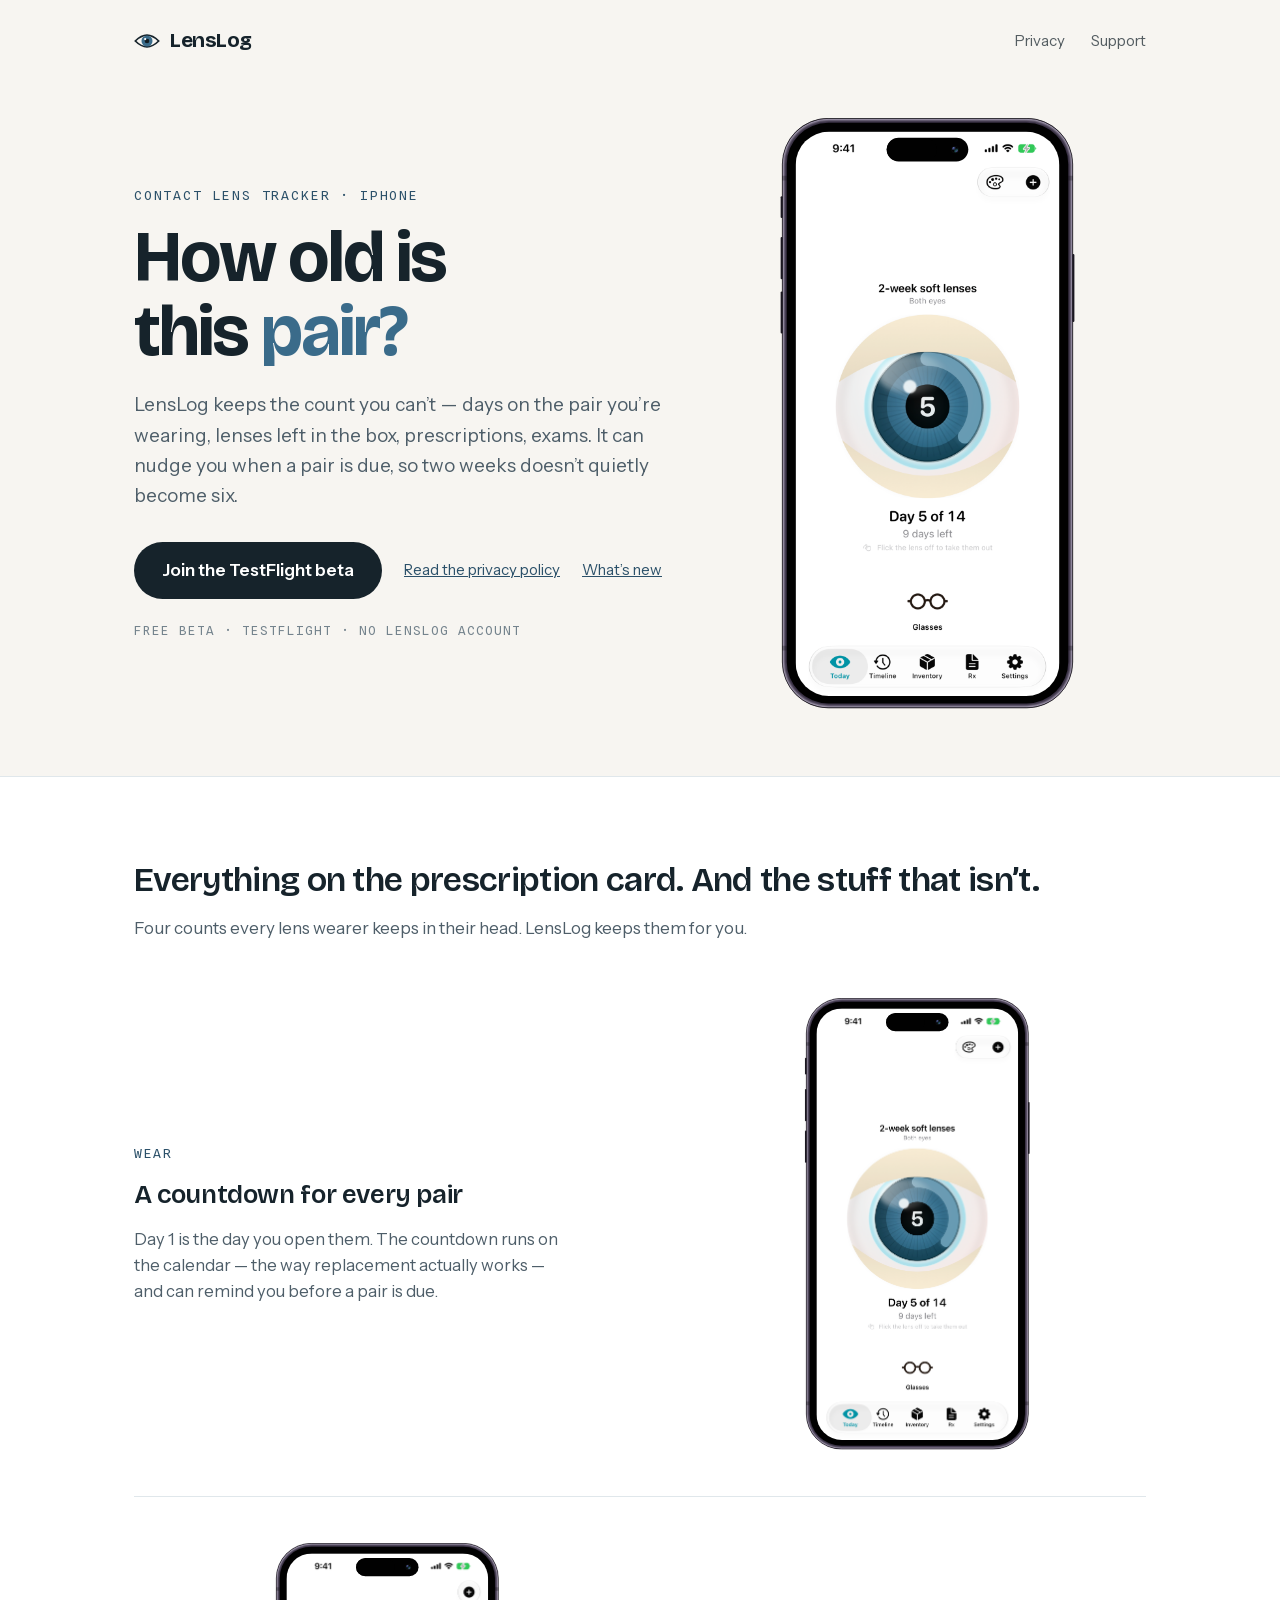
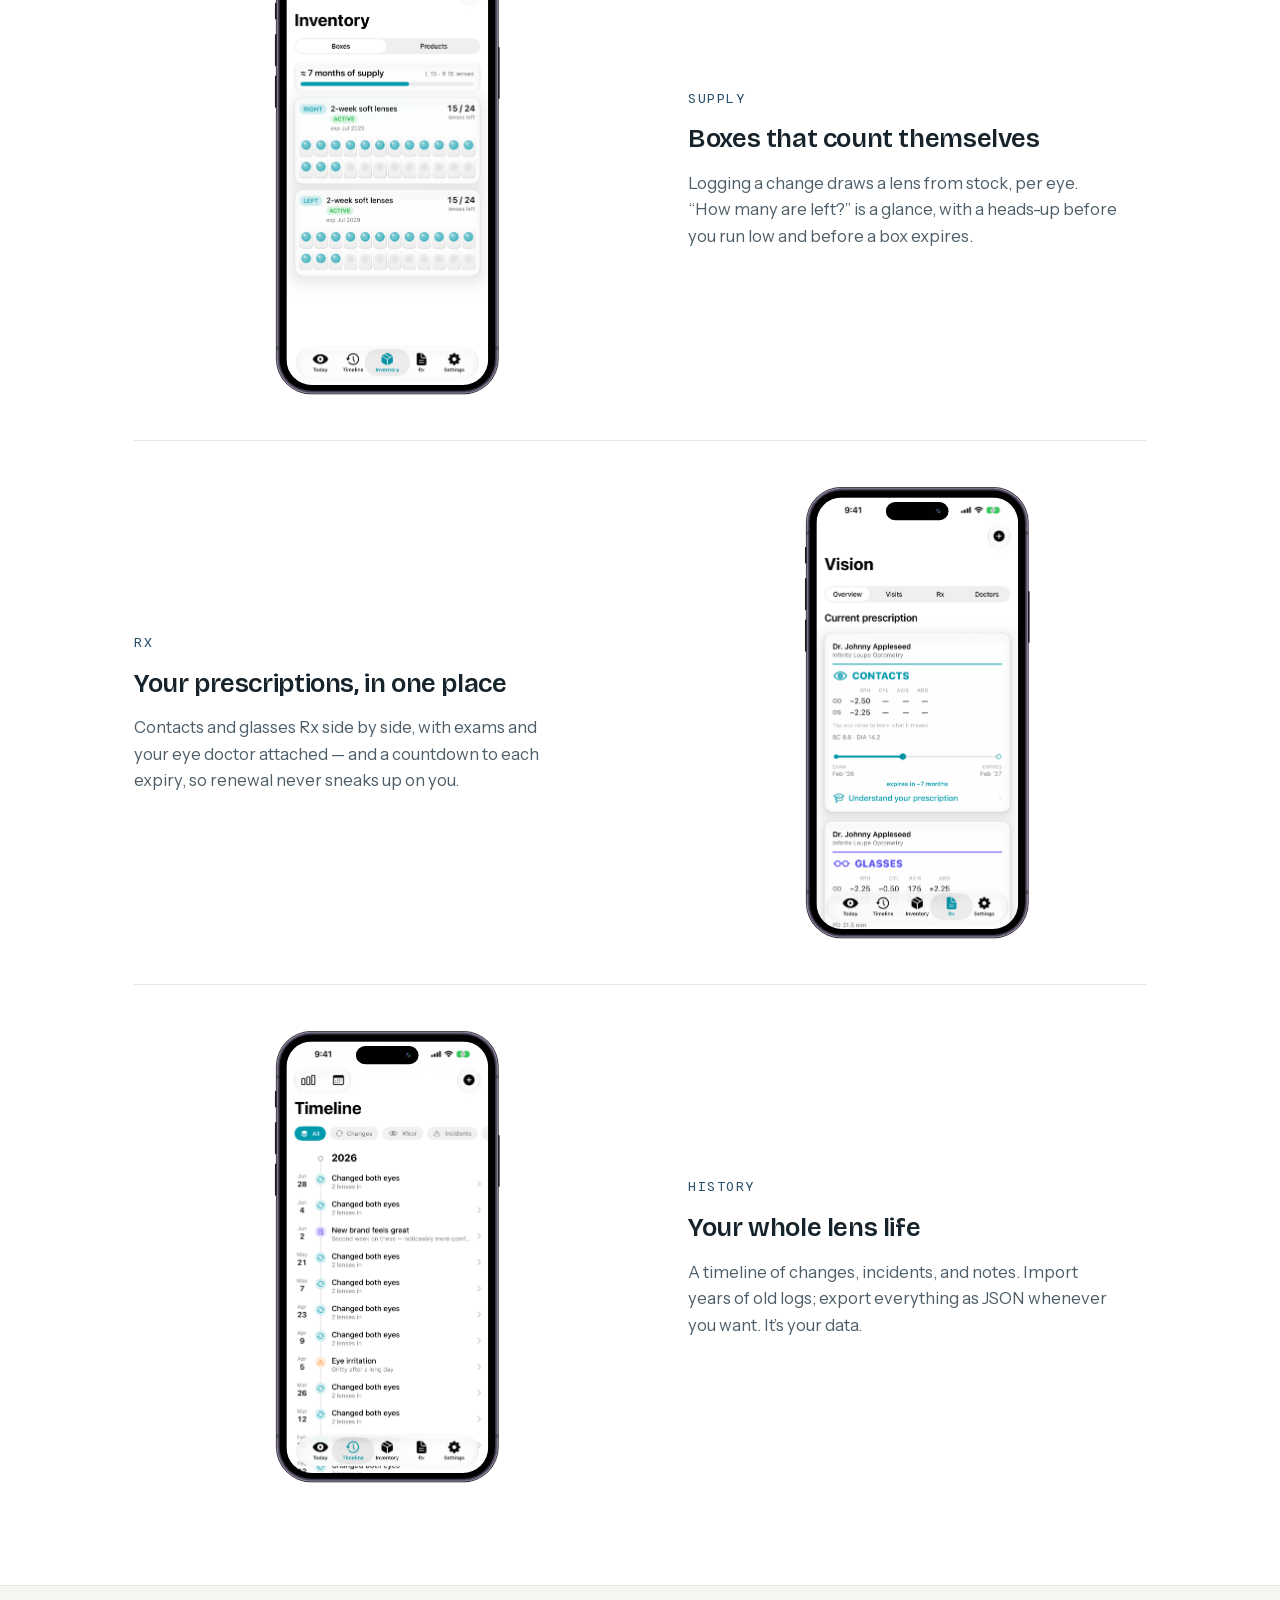
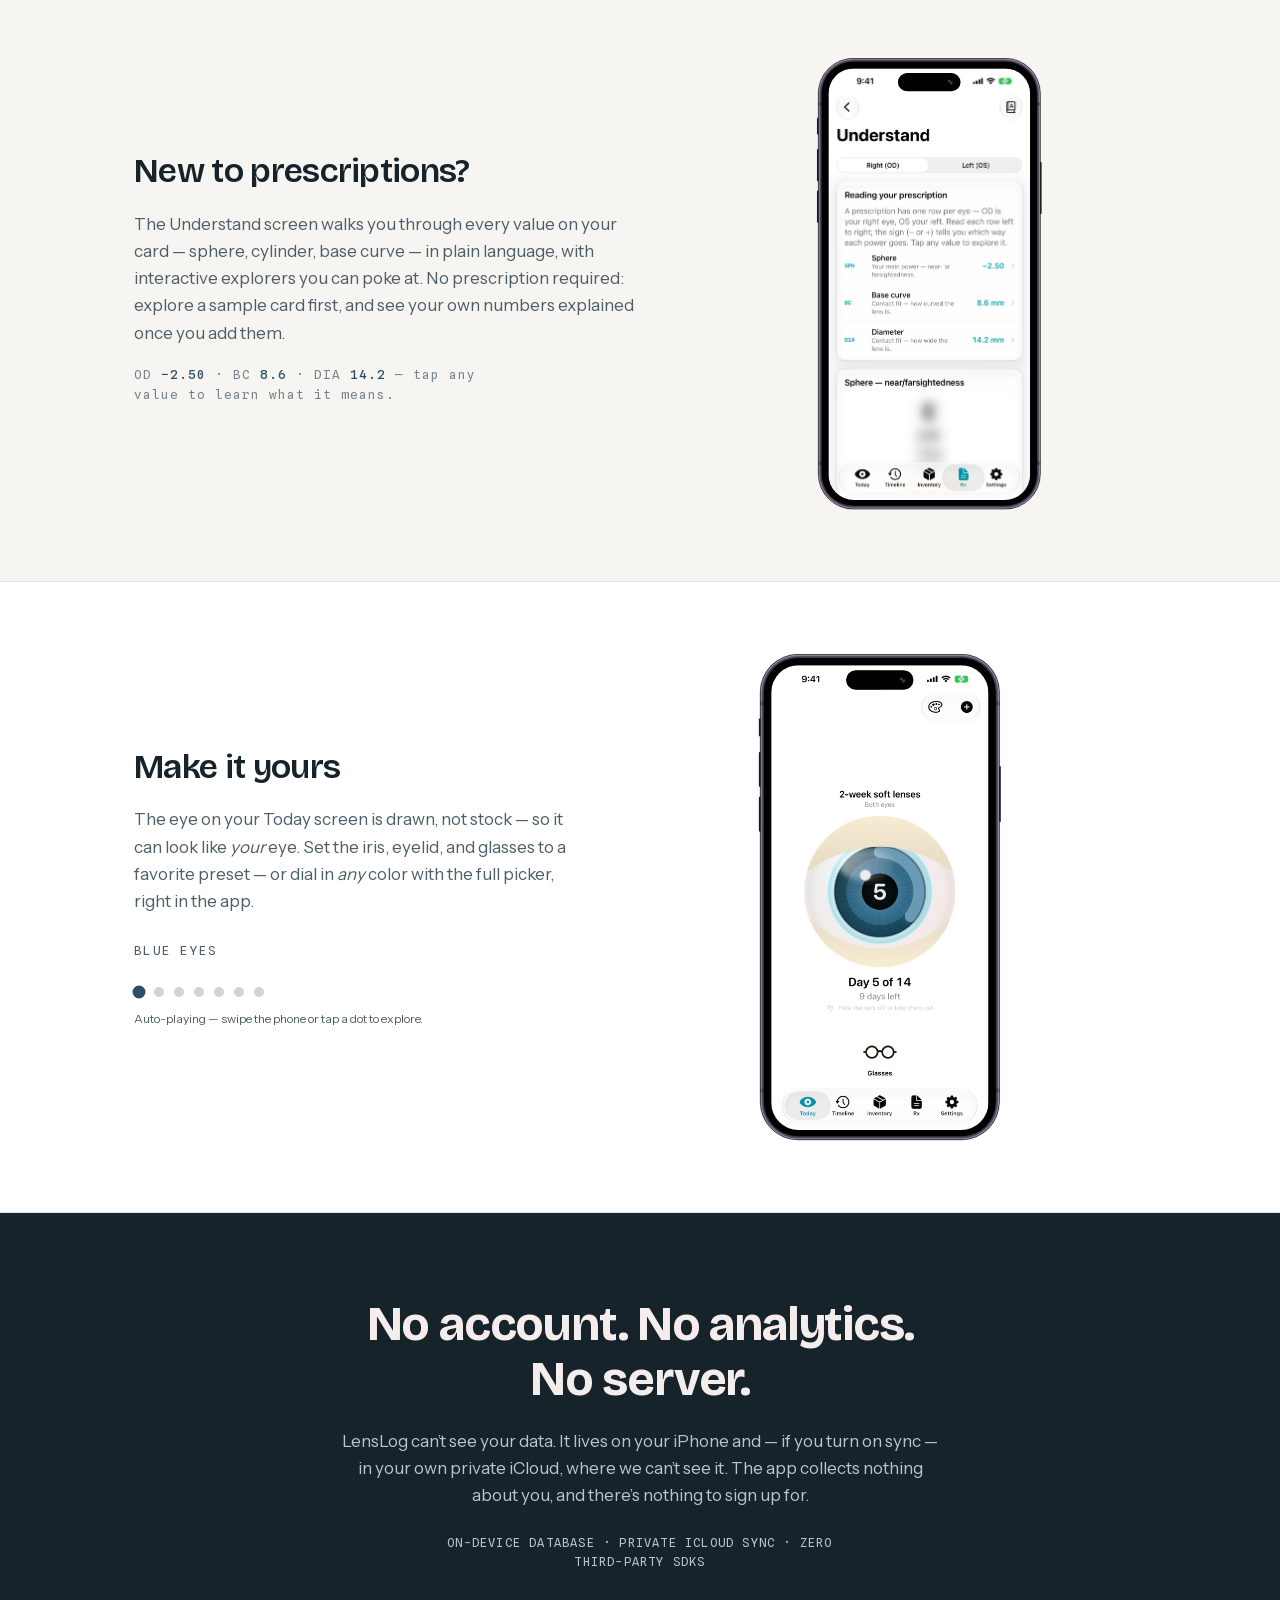
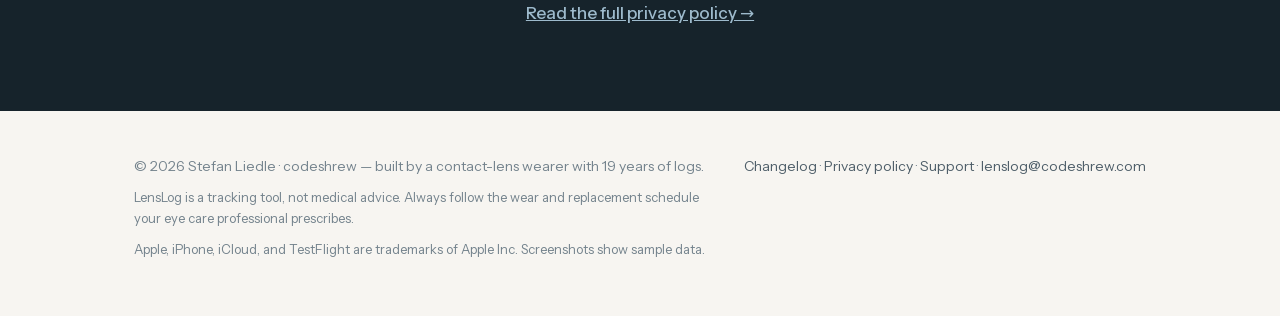
<file: index.html>
<!DOCTYPE html>
<html lang="en">
<head>
<meta charset="utf-8">
<meta name="viewport" content="width=device-width, initial-scale=1">
<title>LensLog — the contact lens tracker that keeps count</title>
<meta name="description" content="LensLog keeps count of your contact lenses — days on this pair, lenses left in the box, prescriptions and exams. Private by design: no account, no analytics, no server.">
<link rel="canonical" href="https://lenslog.codeshrew.com/">
<meta property="og:type" content="website">
<meta property="og:title" content="LensLog — how old is this pair?">
<meta property="og:description" content="The contact lens tracker that keeps count — privately, on your iPhone. No account, no analytics, no server.">
<meta property="og:url" content="https://lenslog.codeshrew.com/">
<meta property="og:image" content="https://lenslog.codeshrew.com/img/dark-today.png">
<meta name="twitter:card" content="summary_large_image">
<meta name="theme-color" media="(prefers-color-scheme: light)" content="#F7F5F1">
<meta name="theme-color" media="(prefers-color-scheme: dark)" content="#0D161D">
<link rel="icon" href="/favicon-32.png" sizes="32x32" type="image/png">
<link rel="icon" href="/favicon-192.png" sizes="192x192" type="image/png">
<link rel="apple-touch-icon" href="/apple-touch-icon.png">
<link rel="preload" href="/fonts/gf-02.woff2" as="font" type="font/woff2" crossorigin>
<link rel="preload" href="/fonts/gf-04.woff2" as="font" type="font/woff2" crossorigin>
<link rel="preload" href="/fonts/gf-06.woff2" as="font" type="font/woff2" crossorigin>
<link rel="preload" href="/img/light-today.png" as="image" media="(prefers-color-scheme: light)">
<link rel="preload" href="/img/dark-today.png" as="image" media="(prefers-color-scheme: dark)">
<link rel="stylesheet" href="/fonts/fonts.css">
<link rel="stylesheet" href="/site.css">
<link rel="stylesheet" href="/vendor/devices.min.css">
<script>document.documentElement.classList.add("js")</script>
<script type="application/ld+json">
{
  "@context": "https://schema.org",
  "@type": "SoftwareApplication",
  "name": "LensLog",
  "operatingSystem": "iOS",
  "applicationCategory": "HealthApplication",
  "description": "A private contact lens tracker: replacement countdowns, lens inventory, prescriptions and exams — all on your device.",
  "offers": { "@type": "Offer", "price": "0", "priceCurrency": "USD" },
  "author": { "@type": "Person", "name": "Stefan Liedle" },
  "url": "https://lenslog.codeshrew.com/"
}
</script>
</head>
<body>
<a class="skip" href="#main">Skip to content</a>

<nav class="site" aria-label="Site">
  <div class="wrap">
    <a class="wordmark" href="/">
      <svg viewBox="0 0 40 40" aria-hidden="true">
        <path class="outline" d="M2 20 Q 20 2 38 20 Q 20 38 2 20 Z" fill="none" stroke-width="2.6"/>
        <circle cx="20" cy="20" r="8.5" fill="#3A6B8A"/>
        <circle cx="20" cy="20" r="3.6" fill="#101B22"/>
        <circle cx="17.2" cy="17" r="1.7" fill="#fff"/>
      </svg>
      LensLog
    </a>
    <div class="links">
      <a href="/privacy/">Privacy</a>
      <a href="/support/">Support</a>
    </div>
  </div>
</nav>

<main id="main">
<header class="hero">
  <div class="wrap">
    <div>
      <p class="eyebrow rise">Contact lens tracker · iPhone</p>
      <h1 class="rise d1">How old is<br>this <em>pair?</em></h1>
      <p class="lede rise d2">LensLog keeps the count you can’t — days on the pair you’re
      wearing, lenses left in the box, prescriptions, exams. It can nudge you
      when a pair is due, so two weeks doesn’t quietly become six.</p>
      <div class="cta-row rise d3">
        <a class="btn" href="https://testflight.apple.com/join/zjFceAw4" target="_blank" rel="noopener">Join the TestFlight beta</a>
        <a class="alt" href="/privacy/">Read the privacy policy</a>
        <a class="alt" href="/changelog/">What’s new</a>
      </div>
      <p class="fineprint rise d4">FREE BETA · TESTFLIGHT · NO LENSLOG ACCOUNT</p>
    </div>

    <div class="phone-hero rise d2" aria-label="LensLog's Today screen: a drawn eye showing Day 5 of 14, 9 days left">
      <div class="phone-scale">
        <div class="device device-iphone-14-pro">
          <div class="device-frame">
            <picture>
              <source srcset="/img/dark-today.png" media="(prefers-color-scheme: dark)">
              <img class="device-screen" src="/img/light-today.png" width="810" height="1761"
                   alt="LensLog Today screen — an illustrated eye whose iris shows the current pair on Day 5 of 14"
                   fetchpriority="high">
            </picture>
          </div>
          <div class="device-stripe"></div>
          <div class="device-header"></div>
          <div class="device-sensors"></div>
          <div class="device-btns"></div>
          <div class="device-power"></div>
        </div>
      </div>
    </div>
  </div>
</header>

<section class="features">
  <div class="wrap">
    <h2 class="h2 reveal">Everything on the prescription card. And the stuff that isn’t.</h2>
    <p class="sub reveal">Four counts every lens wearer keeps in their head. LensLog keeps them for you.</p>

    <div class="feature reveal">
      <div class="feature-copy">
        <span class="rx-label">WEAR</span>
        <h3>A countdown for every pair</h3>
        <p>Day 1 is the day you open them. The countdown runs on the calendar —
        the way replacement actually works — and can remind you before a pair
        is due.</p>
      </div>
      <div class="phone-hero">
        <div class="phone-scale feature-phone">
          <div class="device device-iphone-14-pro">
            <div class="device-frame">
              <picture>
          <source srcset="/img/dark-today.png" media="(prefers-color-scheme: dark)">
          <img class="device-screen" src="/img/light-today.png" width="810" height="1761" alt="Today screen: the drawn eye showing Day 5 of 14, 9 days left on this pair" loading="lazy">
        </picture>
            </div>
            <div class="device-stripe"></div>
            <div class="device-header"></div>
            <div class="device-sensors"></div>
            <div class="device-btns"></div>
            <div class="device-power"></div>
          </div>
        </div>
      </div>
    </div>

    <div class="feature flip reveal">
      <div class="feature-copy">
        <span class="rx-label">SUPPLY</span>
        <h3>Boxes that count themselves</h3>
        <p>Logging a change draws a lens from stock, per eye. “How many are
        left?” is a glance, with a heads-up before you run low and before a
        box expires.</p>
      </div>
      <div class="phone-hero">
        <div class="phone-scale feature-phone">
          <div class="device device-iphone-14-pro">
            <div class="device-frame">
              <picture>
          <source srcset="/img/dark-inventory.png" media="(prefers-color-scheme: dark)">
          <img class="device-screen" src="/img/light-inventory.png" width="810" height="1761" alt="Inventory screen: boxes drawn as blister packs, 15 of 24 lenses left per eye, about 7 months of supply" loading="lazy">
        </picture>
            </div>
            <div class="device-stripe"></div>
            <div class="device-header"></div>
            <div class="device-sensors"></div>
            <div class="device-btns"></div>
            <div class="device-power"></div>
          </div>
        </div>
      </div>
    </div>

    <div class="feature reveal">
      <div class="feature-copy">
        <span class="rx-label">RX</span>
        <h3>Your prescriptions, in one place</h3>
        <p>Contacts and glasses Rx side by side, with exams and your eye doctor
        attached — and a countdown to each expiry, so renewal never sneaks up
        on you.</p>
      </div>
      <div class="phone-hero">
        <div class="phone-scale feature-phone">
          <div class="device device-iphone-14-pro">
            <div class="device-frame">
              <picture>
          <source srcset="/img/dark-rx.png" media="(prefers-color-scheme: dark)">
          <img class="device-screen" src="/img/light-rx.png" width="810" height="1761" alt="Vision screen: contacts and glasses prescriptions with exam-to-expiry countdowns" loading="lazy">
        </picture>
            </div>
            <div class="device-stripe"></div>
            <div class="device-header"></div>
            <div class="device-sensors"></div>
            <div class="device-btns"></div>
            <div class="device-power"></div>
          </div>
        </div>
      </div>
    </div>

    <div class="feature flip reveal">
      <div class="feature-copy">
        <span class="rx-label">HISTORY</span>
        <h3>Your whole lens life</h3>
        <p>A timeline of changes, incidents, and notes. Import years of old
        logs; export everything as JSON whenever you want. It’s your data.</p>
      </div>
      <div class="phone-hero">
        <div class="phone-scale feature-phone">
          <div class="device device-iphone-14-pro">
            <div class="device-frame">
              <picture>
          <source srcset="/img/dark-timeline.png" media="(prefers-color-scheme: dark)">
          <img class="device-screen" src="/img/light-timeline.png" width="810" height="1761" alt="Timeline screen: a history of lens changes every two weeks" loading="lazy">
        </picture>
            </div>
            <div class="device-stripe"></div>
            <div class="device-header"></div>
            <div class="device-sensors"></div>
            <div class="device-btns"></div>
            <div class="device-power"></div>
          </div>
        </div>
      </div>
    </div>
  </div>
</section>

<section class="learn">
  <div class="wrap">
    <div>
      <h2 class="h2 reveal">New to prescriptions?</h2>
      <p class="reveal">The Understand screen walks you through every value on your card —
      sphere, cylinder, base curve — in plain language, with interactive
      explorers you can poke at. No prescription required: explore a sample
      card first, and see your own numbers explained once you add them.</p>
      <p class="sample-line reveal">OD <b>−2.50</b> · BC <b>8.6</b> · DIA <b>14.2</b> — tap any value to learn what it means.</p>
    </div>
    <div class="phone-hero reveal">
        <div class="phone-scale feature-phone">
          <div class="device device-iphone-14-pro">
            <div class="device-frame">
              <picture>
        <source srcset="/img/dark-education.png" media="(prefers-color-scheme: dark)">
        <img class="device-screen" src="/img/light-education.png" width="810" height="1761" alt="Understand screen: an interactive walkthrough explaining sphere, base curve, and diameter in plain language" loading="lazy">
      </picture>
            </div>
            <div class="device-stripe"></div>
            <div class="device-header"></div>
            <div class="device-sensors"></div>
            <div class="device-btns"></div>
            <div class="device-power"></div>
          </div>
        </div>
      </div>
  </div>
</section>

<section class="yours">
  <div class="wrap">
    <div>
      <h2 class="h2 reveal">Make it yours</h2>
      <p class="reveal">The eye on your Today screen is drawn, not stock — so it can look like
      <em>your</em> eye. Set the iris, eyelid, and glasses to a favorite preset —
      or dial in <em>any</em> color with the full picker, right in the app.</p>
      <p class="swatch-name reveal" id="eye-caption" aria-live="polite">Blue eyes</p>
      <div class="eye-dots reveal" id="eye-dots" role="tablist" aria-label="Example eye looks"></div>
      <p class="eye-hint reveal">Auto-playing — swipe the phone or tap a dot to explore.</p>
    </div>
    <div class="phone-hero reveal" id="eye-stage" tabindex="0" role="group"
         aria-label="Example eye looks — use the left and right arrow keys to change">
      <div class="phone-scale">
        <div class="device device-iphone-14-pro">
          <div class="device-frame">
            <picture id="variant-picture">
              <source id="variant-dark" srcset="/img/variants/dark-blue.png" media="(prefers-color-scheme: dark)">
              <img id="variant-img" class="device-screen" src="/img/variants/light-blue.png" width="810" height="1761"
                   alt="LensLog Today screen with blue eyes" loading="lazy">
            </picture>
          </div>
          <div class="device-stripe"></div>
          <div class="device-header"></div>
          <div class="device-sensors"></div>
          <div class="device-btns"></div>
          <div class="device-power"></div>
        </div>
      </div>
    </div>
  </div>
</section>

<section class="privacy">
  <div class="wrap">
    <h2 class="reveal"><span>No account. No analytics.</span><span>No server.</span></h2>
    <p class="reveal">LensLog can’t see your data. It lives on your iPhone and — if you turn on
    sync — in your own private iCloud, where we can’t see it. The app collects
    nothing about you, and there’s nothing to sign up for.</p>
    <p class="receipts reveal">ON-DEVICE DATABASE · PRIVATE ICLOUD SYNC · ZERO THIRD-PARTY SDKS</p>
    <a class="policy reveal" href="/privacy/">Read the full privacy policy →</a>
  </div>
</section>
</main>

<footer class="site">
  <div class="wrap">
    <div>
      <div>© 2026 Stefan Liedle · codeshrew — built by a contact-lens wearer with 19 years of logs.</div>
      <p class="disclaimer">LensLog is a tracking tool, not medical advice. Always
      follow the wear and replacement schedule your eye care professional
      prescribes.</p>
      <p class="disclaimer">Apple, iPhone, iCloud, and TestFlight are trademarks
      of Apple Inc. Screenshots show sample data.</p>
    </div>
    <div>
      <a href="/changelog/">Changelog</a> ·
      <a href="/privacy/">Privacy policy</a> ·
      <a href="/support/">Support</a> ·
      <a href="/support/" data-mail="" data-mail-text>contact</a>
    </div>
  </div>
</footer>

<script>
/* Assemble the contact address client-side so it isn't scraped from the HTML. */
(function () {
  var addr = ["lenslog", "codeshrew.com"].join("@");
  document.querySelectorAll("a[data-mail]").forEach(function (a) {
    a.href = "mailto:" + addr + (a.getAttribute("data-mail") || "");
    if (a.hasAttribute("data-mail-text")) a.textContent = addr;
  });
})();

/* "Make it yours" carousel: auto-advancing / swipeable crossfade through a few
   example eyes, ending on a screenshot of the actual color picker — so the set
   reads as "any color", not "pick one of these six". The picker slide is only
   shown once its image exists (probed at load), so the strip degrades cleanly
   to the six eye examples if it's missing. */
(function () {
  var darkSrc = document.getElementById("variant-dark");
  var img = document.getElementById("variant-img");
  var caption = document.getElementById("eye-caption");
  var dotsEl = document.getElementById("eye-dots");
  var stage = document.getElementById("eye-stage");
  if (!img || !stage) return;

  var slides = [
    { v: "blue",       label: "Blue eyes" },
    { v: "hazel",      label: "Hazel eyes" },
    { v: "amber",      label: "Amber eyes" },
    { v: "green",      label: "Green eyes" },
    { v: "brown",      label: "Brown eyes" },
    { v: "dark-brown", label: "Dark brown eyes" },
    { v: "customizer", label: "Any color — the full picker", custom: true }
  ];
  // custom = the picker screenshot (/img/{scheme}-customizer.png);
  // the rest are the pre-rendered eye variants (/img/variants/{scheme}-{v}.png).
  function path(s, scheme) {
    return s.custom ? "/img/" + scheme + "-customizer.png"
                    : "/img/variants/" + scheme + "-" + s.v + ".png";
  }
  var darkMode = matchMedia("(prefers-color-scheme: dark)");
  var reduce = matchMedia("(prefers-reduced-motion: reduce)");
  var scheme = darkMode.matches ? "dark" : "light";
  var idx = 0, timer = null;

  function show(i, instant) {
    idx = (i % slides.length + slides.length) % slides.length;
    var s = slides[idx];
    img.classList.add("swapping");
    var apply = function () {
      darkSrc.srcset = path(s, "dark");
      img.src = path(s, "light");
      img.alt = s.custom
        ? "LensLog’s eye customizer — preset swatches and a full color picker for iris, eyelid and glasses"
        : "LensLog Today screen with " + s.label.toLowerCase();
      img.addEventListener("load", function onload() {
        img.removeEventListener("load", onload);
        img.classList.remove("swapping");
      });
      setTimeout(function () { img.classList.remove("swapping"); }, 300);
    };
    setTimeout(apply, instant ? 0 : 110);
    if (caption) caption.textContent = s.label;
    Array.prototype.forEach.call(dotsEl.children, function (d, i2) {
      d.setAttribute("aria-selected", String(i2 === idx));
    });
  }

  function stop() { if (timer) { clearInterval(timer); timer = null; } }
  function start() { if (reduce.matches) return; stop(); timer = setInterval(function () { show(idx + 1); }, 2600); }

  function build() {
    slides.forEach(function (s, i) {
      var b = document.createElement("button");
      b.type = "button";
      b.setAttribute("role", "tab");
      b.setAttribute("aria-label", s.custom ? "Show the color picker" : "Show " + s.label);
      b.addEventListener("click", function () { show(i); start(); });
      dotsEl.appendChild(b);
    });
    show(0, true);
    start();

    // Preload the off-screen variants for snappy crossfades.
    (window.requestIdleCallback || setTimeout)(function () {
      slides.forEach(function (s) { new Image().src = path(s, scheme); });
    });
  }

  // Pause while the reader is interacting; resume after.
  stage.addEventListener("mouseenter", stop);
  stage.addEventListener("mouseleave", start);
  stage.addEventListener("focus", stop);
  stage.addEventListener("blur", start);
  stage.addEventListener("keydown", function (e) {
    if (e.key === "ArrowRight") { show(idx + 1); start(); e.preventDefault(); }
    else if (e.key === "ArrowLeft") { show(idx - 1); start(); e.preventDefault(); }
  });
  var sx = null;
  stage.addEventListener("pointerdown", function (e) { sx = e.clientX; stop(); });
  stage.addEventListener("pointerup", function (e) {
    if (sx === null) return;
    var dx = e.clientX - sx; sx = null;
    if (Math.abs(dx) > 40) show(idx + (dx < 0 ? 1 : -1));
    start();
  });
  stage.addEventListener("pointercancel", function () { sx = null; start(); });

  // Only include the picker slide once its screenshot exists.
  var probe = new Image();
  probe.onload = build;
  probe.onerror = function () {
    slides = slides.filter(function (s) { return !s.custom; });
    build();
  };
  probe.src = path({ custom: true }, scheme);
})();

/* Scroll reveals (content is fully visible without JS; see site.css). */
(function () {
  if (!("IntersectionObserver" in window) ||
      matchMedia("(prefers-reduced-motion: reduce)").matches) {
    document.querySelectorAll(".reveal").forEach(function (el) { el.classList.add("in"); });
    return;
  }
  var io = new IntersectionObserver(function (entries) {
    entries.forEach(function (e) {
      if (e.isIntersecting) { e.target.classList.add("in"); io.unobserve(e.target); }
    });
  }, { rootMargin: "0px 0px -8% 0px" });
  document.querySelectorAll(".reveal").forEach(function (el) { io.observe(el); });
})();
</script>

</body>
</html>
</file>
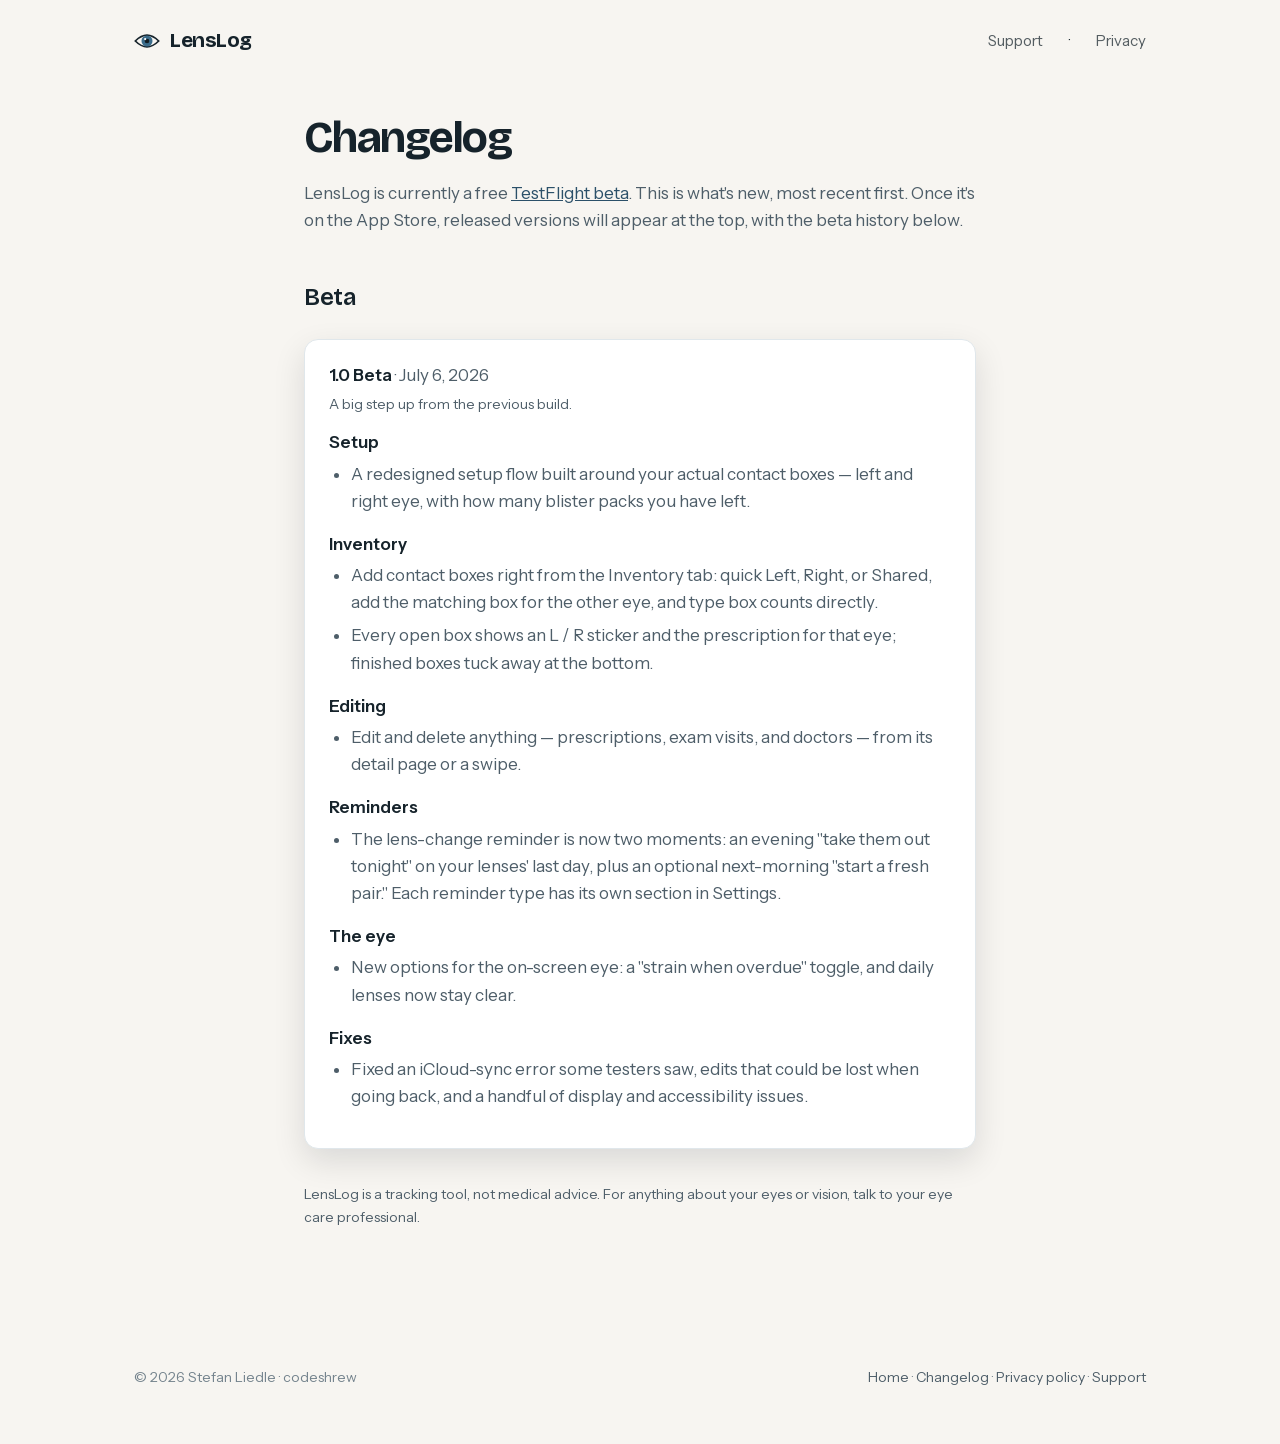
<file: changelog/index.html>
<!DOCTYPE html>
<html lang="en">
<head>
<title>Changelog — LensLog</title>
<meta name="description" content="What's new in LensLog, release by release.">
<link rel="canonical" href="https://lenslog.codeshrew.com/changelog/">
<meta charset="utf-8">
<meta name="viewport" content="width=device-width, initial-scale=1">
<meta name="theme-color" media="(prefers-color-scheme: light)" content="#F7F5F1">
<meta name="theme-color" media="(prefers-color-scheme: dark)" content="#0D161D">
<link rel="icon" href="/favicon-32.png" sizes="32x32" type="image/png">
<link rel="icon" href="/favicon-192.png" sizes="192x192" type="image/png">
<link rel="apple-touch-icon" href="/apple-touch-icon.png">
<link rel="preload" href="/fonts/gf-02.woff2" as="font" type="font/woff2" crossorigin>
<link rel="preload" href="/fonts/gf-04.woff2" as="font" type="font/woff2" crossorigin>
<link rel="stylesheet" href="/fonts/fonts.css">
<link rel="stylesheet" href="/site.css">
</head>
<body>
<a class="skip" href="#main">Skip to content</a>
<nav class="site" aria-label="Site">
  <div class="wrap">
    <a class="wordmark" href="/">
      <svg viewBox="0 0 40 40" aria-hidden="true">
        <path class="outline" d="M2 20 Q 20 2 38 20 Q 20 38 2 20 Z" fill="none" stroke-width="2.6"/>
        <circle cx="20" cy="20" r="8.5" fill="#3A6B8A"/>
        <circle cx="20" cy="20" r="3.6" fill="#101B22"/>
        <circle cx="17.2" cy="17" r="1.7" fill="#fff"/>
      </svg>
      LensLog
    </a>
    <div class="links"><a href="/support/">Support</a> · <a href="/privacy/">Privacy</a></div>
  </div>
</nav>

<main id="main" class="prose">
<h1>Changelog</h1>
<p>LensLog is currently a free <a href="/support/">TestFlight beta</a>. This is
what's new, most recent first. Once it's on the App Store, released versions will
appear at the top, with the beta history below.</p>

<!-- RELEASED (App Store) versions go here, above the beta history, at launch. -->

<h2>Beta</h2>

<article class="card">
  <p style="margin:0 0 4px"><strong>1.0 Beta</strong> · July 6, 2026</p>
  <p style="margin:0 0 14px;font-size:14px;color:var(--muted,#6b7680)">A big step up from the previous build.</p>

  <p style="margin:0 0 4px"><strong>Setup</strong></p>
  <ul>
    <li>A redesigned setup flow built around your actual contact boxes — left and
      right eye, with how many blister packs you have left.</li>
  </ul>

  <p style="margin:12px 0 4px"><strong>Inventory</strong></p>
  <ul>
    <li>Add contact boxes right from the Inventory tab: quick Left, Right, or
      Shared, add the matching box for the other eye, and type box counts directly.</li>
    <li>Every open box shows an L / R sticker and the prescription for that eye;
      finished boxes tuck away at the bottom.</li>
  </ul>

  <p style="margin:12px 0 4px"><strong>Editing</strong></p>
  <ul>
    <li>Edit and delete anything — prescriptions, exam visits, and doctors — from
      its detail page or a swipe.</li>
  </ul>

  <p style="margin:12px 0 4px"><strong>Reminders</strong></p>
  <ul>
    <li>The lens-change reminder is now two moments: an evening "take them out
      tonight" on your lenses' last day, plus an optional next-morning "start a
      fresh pair." Each reminder type has its own section in Settings.</li>
  </ul>

  <p style="margin:12px 0 4px"><strong>The eye</strong></p>
  <ul>
    <li>New options for the on-screen eye: a "strain when overdue" toggle, and
      daily lenses now stay clear.</li>
  </ul>

  <p style="margin:12px 0 4px"><strong>Fixes</strong></p>
  <ul>
    <li>Fixed an iCloud-sync error some testers saw, edits that could be lost when
      going back, and a handful of display and accessibility issues.</li>
  </ul>
</article>

<p style="margin-top:34px;font-size:14px">LensLog is a tracking tool, not medical
advice. For anything about your eyes or vision, talk to your eye care professional.</p>
</main>
<footer class="site">
  <div class="wrap">
    <div>© 2026 Stefan Liedle · codeshrew</div>
    <div><a href="/">Home</a> · <a href="/changelog/">Changelog</a> · <a href="/privacy/">Privacy policy</a> · <a href="/support/">Support</a></div>
  </div>
</footer>
</body>
</html>
</file>
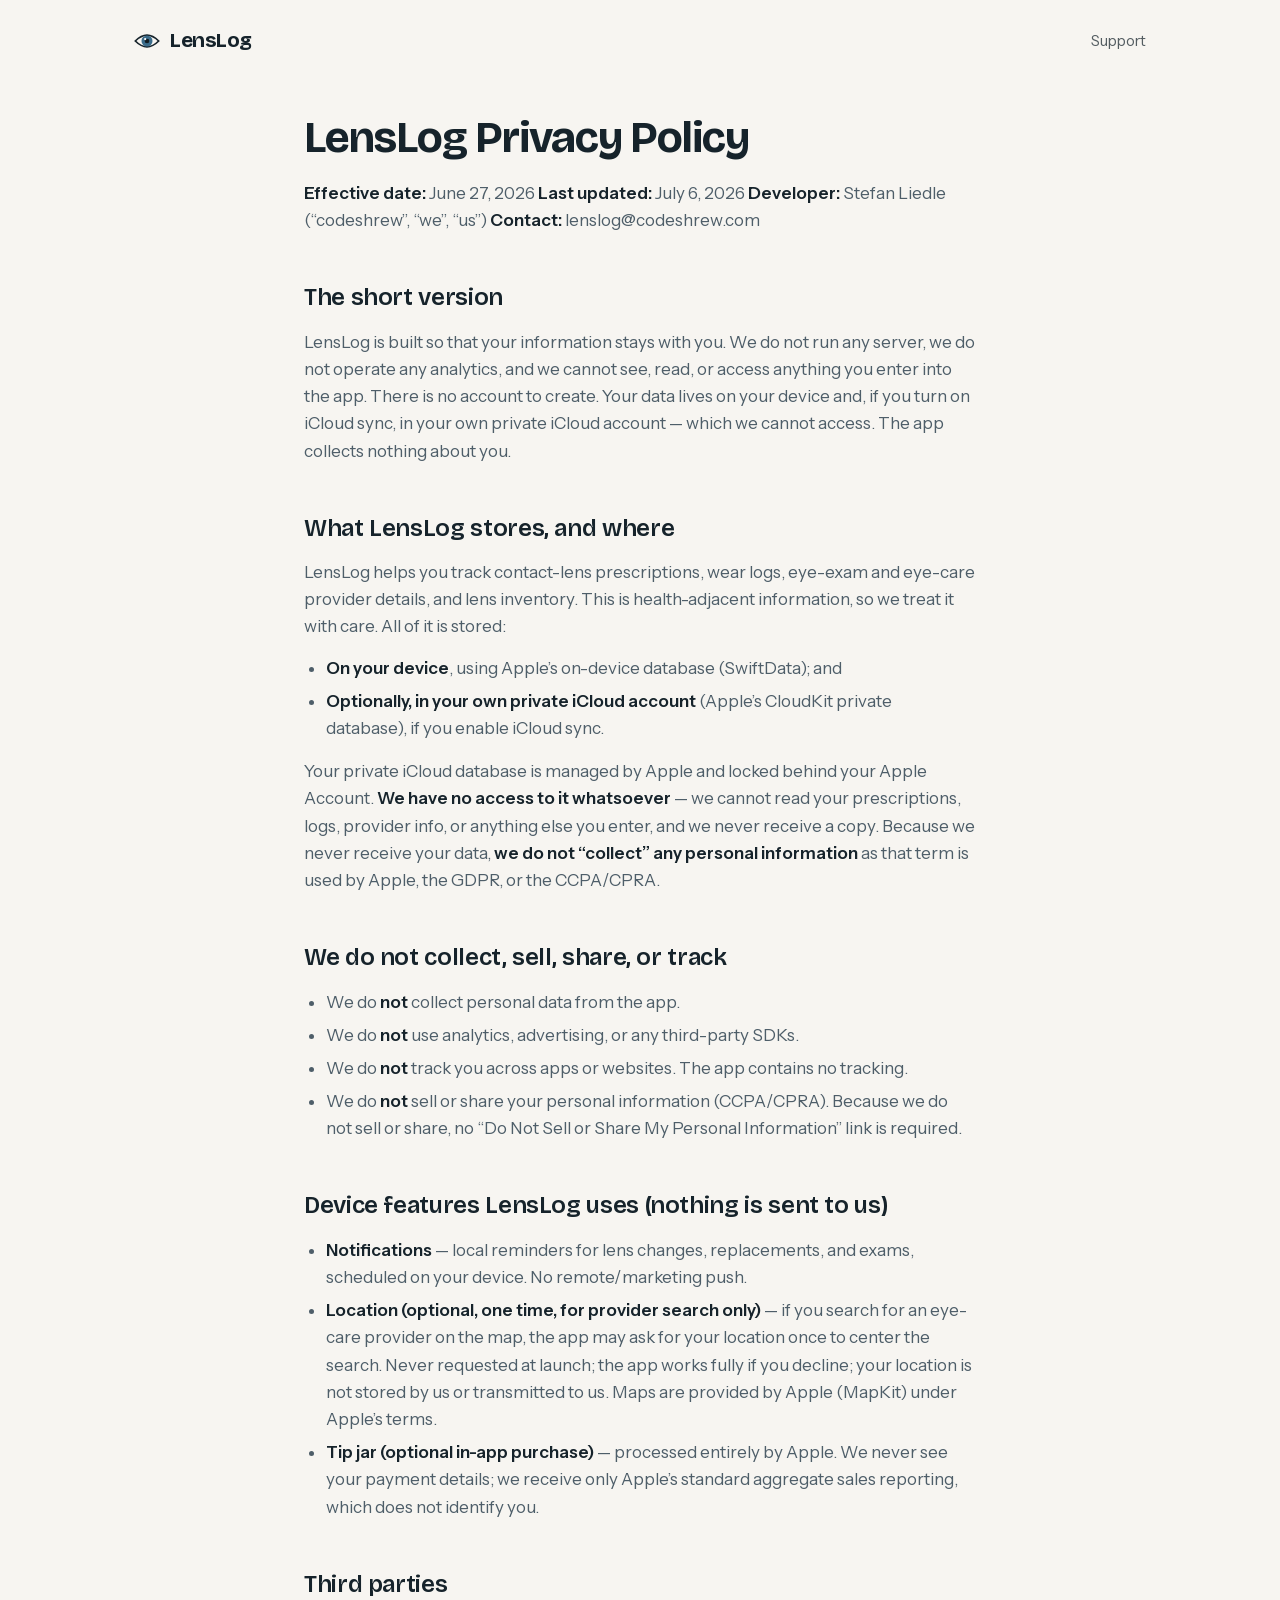
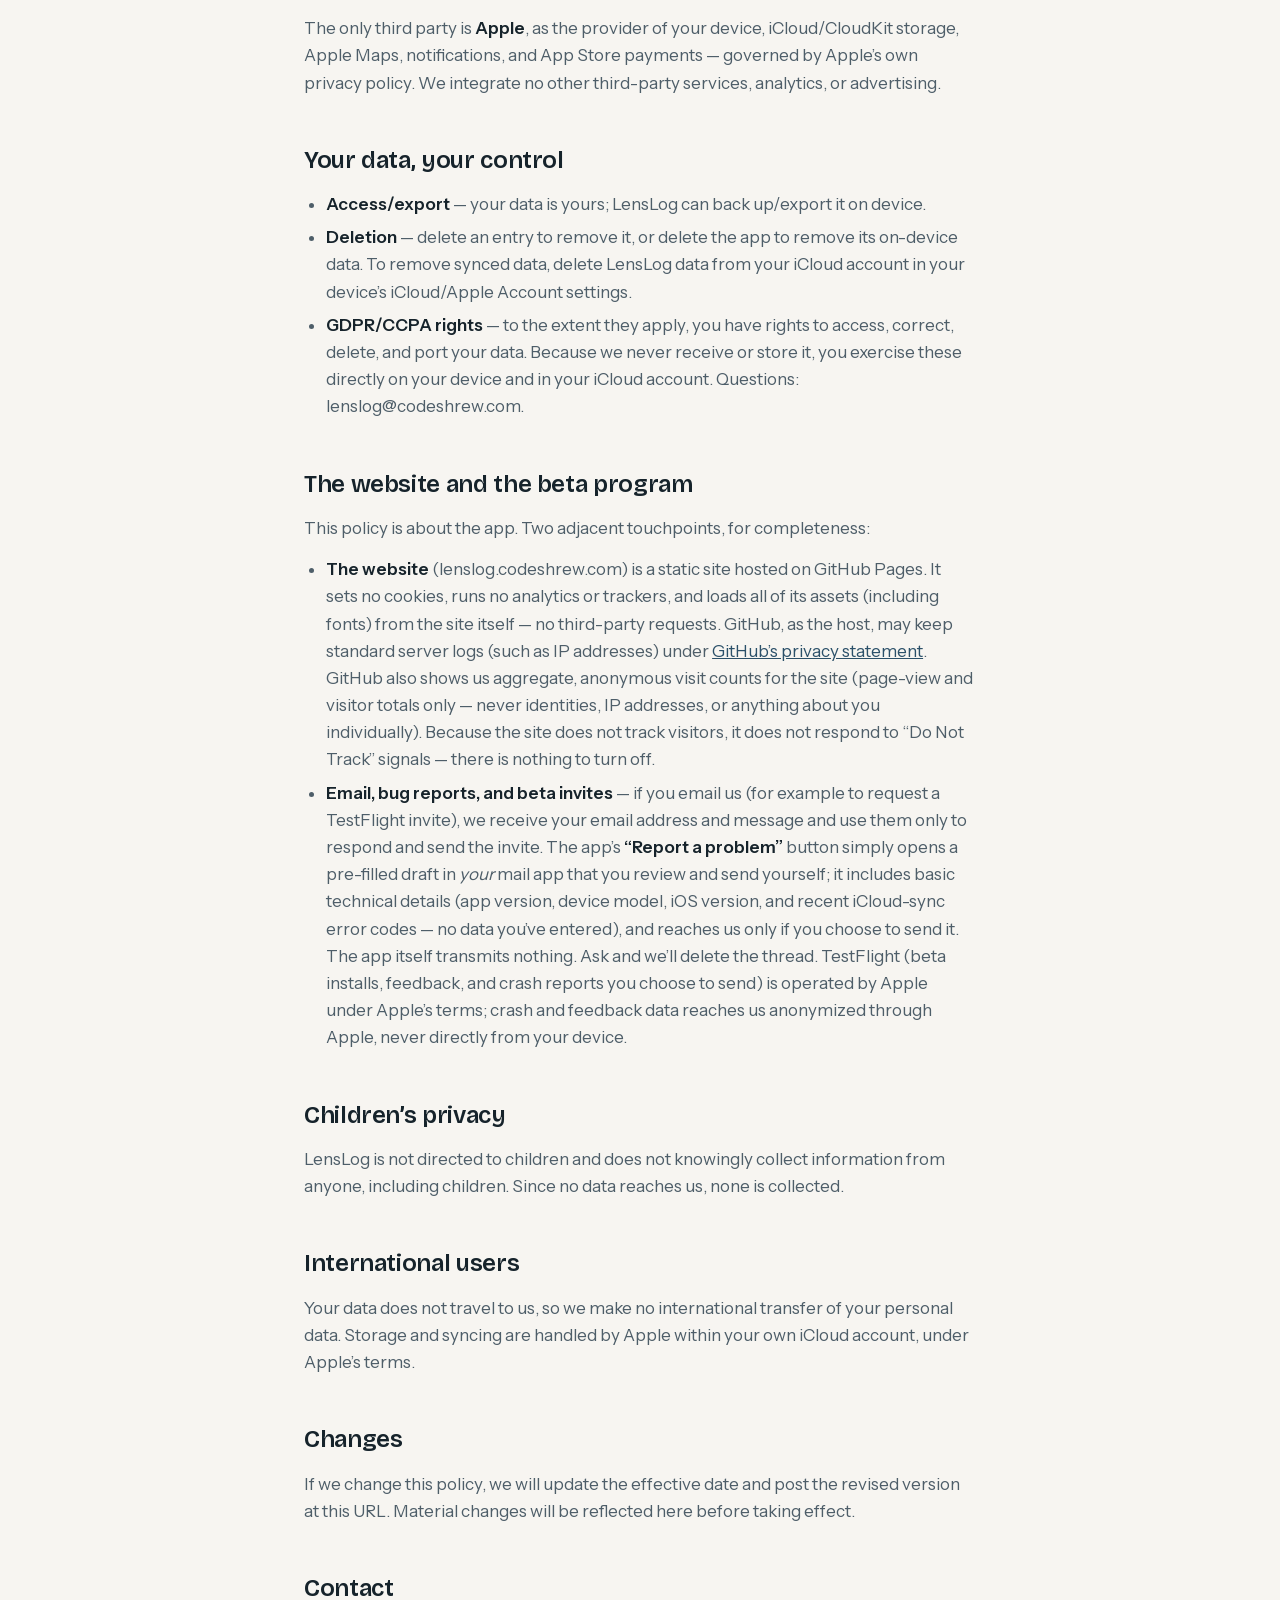
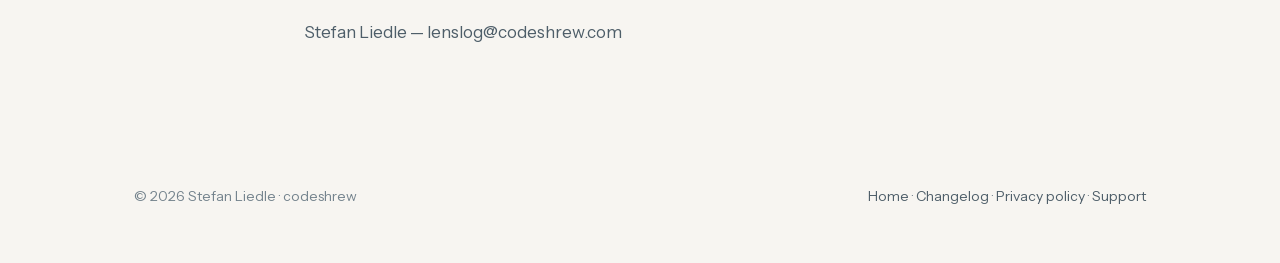
<file: privacy/index.html>
<!DOCTYPE html>
<html lang="en">
<head>
<title>Privacy Policy — LensLog</title>
<meta name="description" content="LensLog collects nothing. Your data stays on your device and in your own private iCloud.">
<link rel="canonical" href="https://lenslog.codeshrew.com/privacy/">
<meta charset="utf-8">
<meta name="viewport" content="width=device-width, initial-scale=1">
<meta name="theme-color" media="(prefers-color-scheme: light)" content="#F7F5F1">
<meta name="theme-color" media="(prefers-color-scheme: dark)" content="#0D161D">
<link rel="icon" href="/favicon-32.png" sizes="32x32" type="image/png">
<link rel="icon" href="/favicon-192.png" sizes="192x192" type="image/png">
<link rel="apple-touch-icon" href="/apple-touch-icon.png">
<link rel="preload" href="/fonts/gf-02.woff2" as="font" type="font/woff2" crossorigin>
<link rel="preload" href="/fonts/gf-04.woff2" as="font" type="font/woff2" crossorigin>
<link rel="stylesheet" href="/fonts/fonts.css">
<link rel="stylesheet" href="/site.css">
</head>
<body>
<a class="skip" href="#main">Skip to content</a>
<nav class="site" aria-label="Site">
  <div class="wrap">
    <a class="wordmark" href="/">
      <svg viewBox="0 0 40 40" aria-hidden="true">
        <path class="outline" d="M2 20 Q 20 2 38 20 Q 20 38 2 20 Z" fill="none" stroke-width="2.6"/>
        <circle cx="20" cy="20" r="8.5" fill="#3A6B8A"/>
        <circle cx="20" cy="20" r="3.6" fill="#101B22"/>
        <circle cx="17.2" cy="17" r="1.7" fill="#fff"/>
      </svg>
      LensLog
    </a>
    <div class="links"><a href="/support/">Support</a></div>
  </div>
</nav>

<main id="main" class="prose">
<h1 id="lenslog-privacy-policy">LensLog Privacy Policy</h1>
<p><strong>Effective date:</strong> June 27, 2026 <strong>Last
updated:</strong> July 6, 2026 <strong>Developer:</strong> Stefan Liedle
(“codeshrew”, “we”, “us”) <strong>Contact:</strong>
lenslog@codeshrew.com</p>
<h2 id="the-short-version">The short version</h2>
<p>LensLog is built so that your information stays with you. We do not
run any server, we do not operate any analytics, and we cannot see,
read, or access anything you enter into the app. There is no account to
create. Your data lives on your device and, if you turn on iCloud sync,
in your own private iCloud account — which we cannot access. The app
collects nothing about you.</p>
<h2 id="what-lenslog-stores-and-where">What LensLog stores, and
where</h2>
<p>LensLog helps you track contact-lens prescriptions, wear logs,
eye-exam and eye-care provider details, and lens inventory. This is
health-adjacent information, so we treat it with care. All of it is
stored:</p>
<ul>
<li><strong>On your device</strong>, using Apple’s on-device database
(SwiftData); and</li>
<li><strong>Optionally, in your own private iCloud account</strong>
(Apple’s CloudKit private database), if you enable iCloud sync.</li>
</ul>
<p>Your private iCloud database is managed by Apple and locked behind
your Apple Account. <strong>We have no access to it whatsoever</strong>
— we cannot read your prescriptions, logs, provider info, or anything
else you enter, and we never receive a copy. Because we never receive
your data, <strong>we do not “collect” any personal information</strong>
as that term is used by Apple, the GDPR, or the CCPA/CPRA.</p>
<h2 id="we-do-not-collect-sell-share-or-track">We do not collect, sell,
share, or track</h2>
<ul>
<li>We do <strong>not</strong> collect personal data from the app.</li>
<li>We do <strong>not</strong> use analytics, advertising, or any
third-party SDKs.</li>
<li>We do <strong>not</strong> track you across apps or websites. The
app contains no tracking.</li>
<li>We do <strong>not</strong> sell or share your personal information
(CCPA/CPRA). Because we do not sell or share, no “Do Not Sell or Share
My Personal Information” link is required.</li>
</ul>
<h2 id="device-features-lenslog-uses-nothing-is-sent-to-us">Device
features LensLog uses (nothing is sent to us)</h2>
<ul>
<li><strong>Notifications</strong> — local reminders for lens changes,
replacements, and exams, scheduled on your device. No remote/marketing
push.</li>
<li><strong>Location (optional, one time, for provider search
only)</strong> — if you search for an eye-care provider on the map, the
app may ask for your location once to center the search. Never requested
at launch; the app works fully if you decline; your location is not
stored by us or transmitted to us. Maps are provided by Apple (MapKit)
under Apple’s terms.</li>
<li><strong>Tip jar (optional in-app purchase)</strong> — processed
entirely by Apple. We never see your payment details; we receive only
Apple’s standard aggregate sales reporting, which does not identify
you.</li>
</ul>
<h2 id="third-parties">Third parties</h2>
<p>The only third party is <strong>Apple</strong>, as the provider of
your device, iCloud/CloudKit storage, Apple Maps, notifications, and App
Store payments — governed by Apple’s own privacy policy. We integrate no
other third-party services, analytics, or advertising.</p>
<h2 id="your-data-your-control">Your data, your control</h2>
<ul>
<li><strong>Access/export</strong> — your data is yours; LensLog can
back up/export it on device.</li>
<li><strong>Deletion</strong> — delete an entry to remove it, or delete
the app to remove its on-device data. To remove synced data, delete
LensLog data from your iCloud account in your device’s iCloud/Apple
Account settings.</li>
<li><strong>GDPR/CCPA rights</strong> — to the extent they apply, you
have rights to access, correct, delete, and port your data. Because we
never receive or store it, you exercise these directly on your device
and in your iCloud account. Questions: lenslog@codeshrew.com.</li>
</ul>
<h2 id="the-website-and-the-beta-program">The website and the beta
program</h2>
<p>This policy is about the app. Two adjacent touchpoints, for
completeness:</p>
<ul>
<li><strong>The website</strong> (lenslog.codeshrew.com) is a static
site hosted on GitHub Pages. It sets no cookies, runs no analytics or
trackers, and loads all of its assets (including fonts) from the site
itself — no third-party requests. GitHub, as the host, may keep standard
server logs (such as IP addresses) under <a
href="https://docs.github.com/en/site-policy/privacy-policies/github-general-privacy-statement">GitHub’s
privacy statement</a>. GitHub also shows us aggregate, anonymous visit
counts for the site (page-view and visitor totals only — never
identities, IP addresses, or anything about you individually). Because
the site does not track visitors, it does not respond to “Do Not Track”
signals — there is nothing to turn off.</li>
<li><strong>Email, bug reports, and beta invites</strong> — if you email
us (for example to request a TestFlight invite), we receive your email
address and message and use them only to respond and send the invite. The
app’s <strong>“Report a problem”</strong> button simply opens a pre-filled
draft in <em>your</em> mail app that you review and send yourself; it
includes basic technical details (app version, device model, iOS version,
and recent iCloud-sync error codes — no data you’ve entered), and reaches
us only if you choose to send it. The app itself transmits nothing. Ask and
we’ll delete the thread. TestFlight (beta installs, feedback, and crash
reports you choose to send) is operated by Apple under Apple’s terms; crash
and feedback data reaches us anonymized through Apple, never directly from
your device.</li>
</ul>
<h2 id="childrens-privacy">Children’s privacy</h2>
<p>LensLog is not directed to children and does not knowingly collect
information from anyone, including children. Since no data reaches us,
none is collected.</p>
<h2 id="international-users">International users</h2>
<p>Your data does not travel to us, so we make no international transfer
of your personal data. Storage and syncing are handled by Apple within
your own iCloud account, under Apple’s terms.</p>
<h2 id="changes">Changes</h2>
<p>If we change this policy, we will update the effective date and post
the revised version at this URL. Material changes will be reflected here
before taking effect.</p>
<h2 id="contact">Contact</h2>
<p>Stefan Liedle — lenslog@codeshrew.com</p>

</main>
<footer class="site">
  <div class="wrap">
    <div>© 2026 Stefan Liedle · codeshrew</div>
    <div><a href="/">Home</a> · <a href="/changelog/">Changelog</a> · <a href="/privacy/">Privacy policy</a> · <a href="/support/">Support</a></div>
  </div>
</footer>
<script>
(function () {
  var addr = ["lenslog", "codeshrew.com"].join("@");
  document.querySelectorAll("a[data-mail]").forEach(function (a) {
    a.href = "mailto:" + addr + (a.getAttribute("data-mail") || "");
    if (a.hasAttribute("data-mail-text")) a.textContent = addr;
  });
})();
</script>
</body>
</html>
</file>
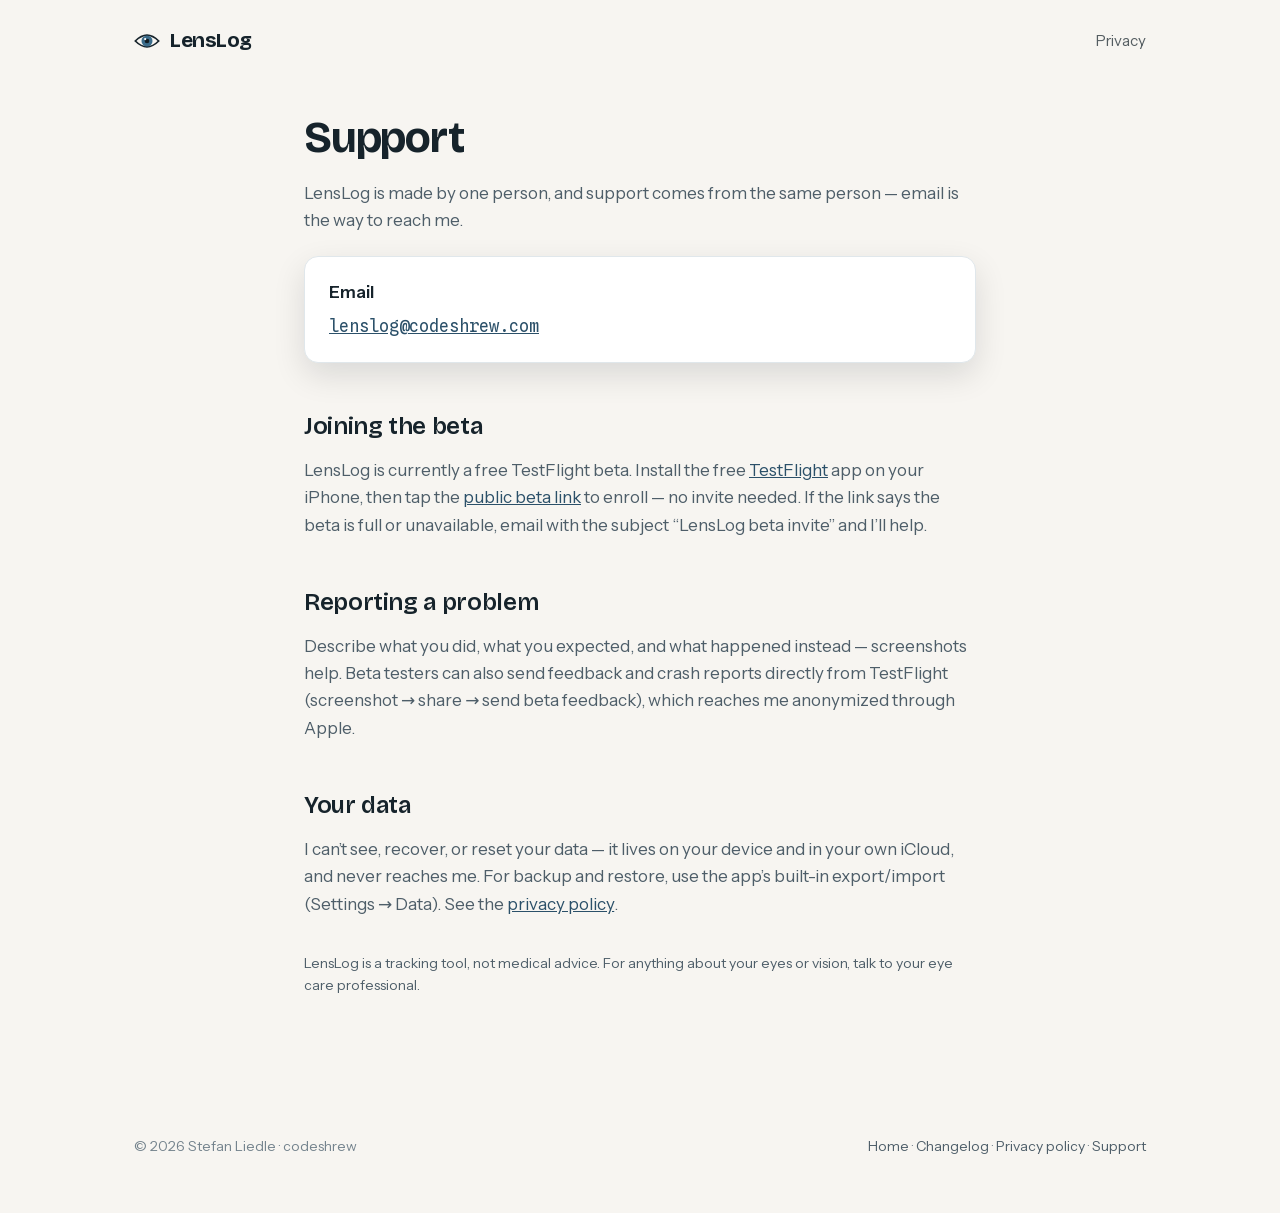
<file: support/index.html>
<!DOCTYPE html>
<html lang="en">
<head>
<title>Support — LensLog</title>
<meta name="description" content="Get help with LensLog, request a TestFlight beta invite, or report a problem.">
<link rel="canonical" href="https://lenslog.codeshrew.com/support/">
<meta charset="utf-8">
<meta name="viewport" content="width=device-width, initial-scale=1">
<meta name="theme-color" media="(prefers-color-scheme: light)" content="#F7F5F1">
<meta name="theme-color" media="(prefers-color-scheme: dark)" content="#0D161D">
<link rel="icon" href="/favicon-32.png" sizes="32x32" type="image/png">
<link rel="icon" href="/favicon-192.png" sizes="192x192" type="image/png">
<link rel="apple-touch-icon" href="/apple-touch-icon.png">
<link rel="preload" href="/fonts/gf-02.woff2" as="font" type="font/woff2" crossorigin>
<link rel="preload" href="/fonts/gf-04.woff2" as="font" type="font/woff2" crossorigin>
<link rel="stylesheet" href="/fonts/fonts.css">
<link rel="stylesheet" href="/site.css">
</head>
<body>
<a class="skip" href="#main">Skip to content</a>
<nav class="site" aria-label="Site">
  <div class="wrap">
    <a class="wordmark" href="/">
      <svg viewBox="0 0 40 40" aria-hidden="true">
        <path class="outline" d="M2 20 Q 20 2 38 20 Q 20 38 2 20 Z" fill="none" stroke-width="2.6"/>
        <circle cx="20" cy="20" r="8.5" fill="#3A6B8A"/>
        <circle cx="20" cy="20" r="3.6" fill="#101B22"/>
        <circle cx="17.2" cy="17" r="1.7" fill="#fff"/>
      </svg>
      LensLog
    </a>
    <div class="links"><a href="/privacy/">Privacy</a></div>
  </div>
</nav>

<main id="main" class="prose">
<h1>Support</h1>
<p>LensLog is made by one person, and support comes from the same person —
email is the way to reach me.</p>

<div class="card">
  <p style="margin-bottom:6px"><strong>Email</strong></p>
  <p class="mono" style="margin-bottom:0"><a href="/privacy/#contact" data-mail="" data-mail-text>enable JavaScript to reveal, or see the privacy policy</a></p>
</div>

<h2>Joining the beta</h2>
<p>LensLog is currently a free TestFlight beta. Install the free
<a href="https://apps.apple.com/app/testflight/id899247664">TestFlight</a> app on
your iPhone, then tap the
<a href="https://testflight.apple.com/join/zjFceAw4">public beta link</a> to enroll —
no invite needed. If the link says the beta is full or unavailable, email with the
subject “LensLog beta invite” and I’ll help.</p>

<h2>Reporting a problem</h2>
<p>Describe what you did, what you expected, and what happened instead —
screenshots help. Beta testers can also send feedback and crash reports
directly from TestFlight (screenshot → share → send beta feedback), which
reaches me anonymized through Apple.</p>

<h2>Your data</h2>
<p>I can’t see, recover, or reset your data — it lives on your device and in
your own iCloud, and never reaches me. For backup and restore, use the app’s
built-in export/import (Settings → Data). See the
<a href="/privacy/">privacy policy</a>.</p>

<p style="margin-top:34px;font-size:14px">LensLog is a tracking
tool, not medical advice. For anything about your eyes or vision, talk to your
eye care professional.</p>
</main>
<footer class="site">
  <div class="wrap">
    <div>© 2026 Stefan Liedle · codeshrew</div>
    <div><a href="/">Home</a> · <a href="/changelog/">Changelog</a> · <a href="/privacy/">Privacy policy</a> · <a href="/support/">Support</a></div>
  </div>
</footer>
<script>
(function () {
  var addr = ["lenslog", "codeshrew.com"].join("@");
  document.querySelectorAll("a[data-mail]").forEach(function (a) {
    a.href = "mailto:" + addr + (a.getAttribute("data-mail") || "");
    if (a.hasAttribute("data-mail-text")) a.textContent = addr;
  });
})();
</script>
</body>
</html>
</file>
<file: fonts/fonts.css>
/* vietnamese */
@font-face {
  font-family: 'Bricolage Grotesque';
  font-style: normal;
  font-weight: 400;
  font-stretch: 100%;
  font-display: swap;
  src: url(/fonts/gf-00.woff2) format('woff2');
  unicode-range: U+0102-0103, U+0110-0111, U+0128-0129, U+0168-0169, U+01A0-01A1, U+01AF-01B0, U+0300-0301, U+0303-0304, U+0308-0309, U+0323, U+0329, U+1EA0-1EF9, U+20AB;
}
/* latin-ext */
@font-face {
  font-family: 'Bricolage Grotesque';
  font-style: normal;
  font-weight: 400;
  font-stretch: 100%;
  font-display: swap;
  src: url(/fonts/gf-01.woff2) format('woff2');
  unicode-range: U+0100-02BA, U+02BD-02C5, U+02C7-02CC, U+02CE-02D7, U+02DD-02FF, U+0304, U+0308, U+0329, U+1D00-1DBF, U+1E00-1E9F, U+1EF2-1EFF, U+2020, U+20A0-20AB, U+20AD-20C0, U+2113, U+2C60-2C7F, U+A720-A7FF;
}
/* latin */
@font-face {
  font-family: 'Bricolage Grotesque';
  font-style: normal;
  font-weight: 400;
  font-stretch: 100%;
  font-display: swap;
  src: url(/fonts/gf-02.woff2) format('woff2');
  unicode-range: U+0000-00FF, U+0131, U+0152-0153, U+02BB-02BC, U+02C6, U+02DA, U+02DC, U+0304, U+0308, U+0329, U+2000-206F, U+20AC, U+2122, U+2191, U+2193, U+2212, U+2215, U+FEFF, U+FFFD;
}
/* vietnamese */
@font-face {
  font-family: 'Bricolage Grotesque';
  font-style: normal;
  font-weight: 600;
  font-stretch: 100%;
  font-display: swap;
  src: url(/fonts/gf-00.woff2) format('woff2');
  unicode-range: U+0102-0103, U+0110-0111, U+0128-0129, U+0168-0169, U+01A0-01A1, U+01AF-01B0, U+0300-0301, U+0303-0304, U+0308-0309, U+0323, U+0329, U+1EA0-1EF9, U+20AB;
}
/* latin-ext */
@font-face {
  font-family: 'Bricolage Grotesque';
  font-style: normal;
  font-weight: 600;
  font-stretch: 100%;
  font-display: swap;
  src: url(/fonts/gf-01.woff2) format('woff2');
  unicode-range: U+0100-02BA, U+02BD-02C5, U+02C7-02CC, U+02CE-02D7, U+02DD-02FF, U+0304, U+0308, U+0329, U+1D00-1DBF, U+1E00-1E9F, U+1EF2-1EFF, U+2020, U+20A0-20AB, U+20AD-20C0, U+2113, U+2C60-2C7F, U+A720-A7FF;
}
/* latin */
@font-face {
  font-family: 'Bricolage Grotesque';
  font-style: normal;
  font-weight: 600;
  font-stretch: 100%;
  font-display: swap;
  src: url(/fonts/gf-02.woff2) format('woff2');
  unicode-range: U+0000-00FF, U+0131, U+0152-0153, U+02BB-02BC, U+02C6, U+02DA, U+02DC, U+0304, U+0308, U+0329, U+2000-206F, U+20AC, U+2122, U+2191, U+2193, U+2212, U+2215, U+FEFF, U+FFFD;
}
/* vietnamese */
@font-face {
  font-family: 'Bricolage Grotesque';
  font-style: normal;
  font-weight: 700;
  font-stretch: 100%;
  font-display: swap;
  src: url(/fonts/gf-00.woff2) format('woff2');
  unicode-range: U+0102-0103, U+0110-0111, U+0128-0129, U+0168-0169, U+01A0-01A1, U+01AF-01B0, U+0300-0301, U+0303-0304, U+0308-0309, U+0323, U+0329, U+1EA0-1EF9, U+20AB;
}
/* latin-ext */
@font-face {
  font-family: 'Bricolage Grotesque';
  font-style: normal;
  font-weight: 700;
  font-stretch: 100%;
  font-display: swap;
  src: url(/fonts/gf-01.woff2) format('woff2');
  unicode-range: U+0100-02BA, U+02BD-02C5, U+02C7-02CC, U+02CE-02D7, U+02DD-02FF, U+0304, U+0308, U+0329, U+1D00-1DBF, U+1E00-1E9F, U+1EF2-1EFF, U+2020, U+20A0-20AB, U+20AD-20C0, U+2113, U+2C60-2C7F, U+A720-A7FF;
}
/* latin */
@font-face {
  font-family: 'Bricolage Grotesque';
  font-style: normal;
  font-weight: 700;
  font-stretch: 100%;
  font-display: swap;
  src: url(/fonts/gf-02.woff2) format('woff2');
  unicode-range: U+0000-00FF, U+0131, U+0152-0153, U+02BB-02BC, U+02C6, U+02DA, U+02DC, U+0304, U+0308, U+0329, U+2000-206F, U+20AC, U+2122, U+2191, U+2193, U+2212, U+2215, U+FEFF, U+FFFD;
}
/* latin-ext */
@font-face {
  font-family: 'Instrument Sans';
  font-style: normal;
  font-weight: 400;
  font-stretch: 100%;
  font-display: swap;
  src: url(/fonts/gf-03.woff2) format('woff2');
  unicode-range: U+0100-02BA, U+02BD-02C5, U+02C7-02CC, U+02CE-02D7, U+02DD-02FF, U+0304, U+0308, U+0329, U+1D00-1DBF, U+1E00-1E9F, U+1EF2-1EFF, U+2020, U+20A0-20AB, U+20AD-20C0, U+2113, U+2C60-2C7F, U+A720-A7FF;
}
/* latin */
@font-face {
  font-family: 'Instrument Sans';
  font-style: normal;
  font-weight: 400;
  font-stretch: 100%;
  font-display: swap;
  src: url(/fonts/gf-04.woff2) format('woff2');
  unicode-range: U+0000-00FF, U+0131, U+0152-0153, U+02BB-02BC, U+02C6, U+02DA, U+02DC, U+0304, U+0308, U+0329, U+2000-206F, U+20AC, U+2122, U+2191, U+2193, U+2212, U+2215, U+FEFF, U+FFFD;
}
/* latin-ext */
@font-face {
  font-family: 'Instrument Sans';
  font-style: normal;
  font-weight: 500;
  font-stretch: 100%;
  font-display: swap;
  src: url(/fonts/gf-03.woff2) format('woff2');
  unicode-range: U+0100-02BA, U+02BD-02C5, U+02C7-02CC, U+02CE-02D7, U+02DD-02FF, U+0304, U+0308, U+0329, U+1D00-1DBF, U+1E00-1E9F, U+1EF2-1EFF, U+2020, U+20A0-20AB, U+20AD-20C0, U+2113, U+2C60-2C7F, U+A720-A7FF;
}
/* latin */
@font-face {
  font-family: 'Instrument Sans';
  font-style: normal;
  font-weight: 500;
  font-stretch: 100%;
  font-display: swap;
  src: url(/fonts/gf-04.woff2) format('woff2');
  unicode-range: U+0000-00FF, U+0131, U+0152-0153, U+02BB-02BC, U+02C6, U+02DA, U+02DC, U+0304, U+0308, U+0329, U+2000-206F, U+20AC, U+2122, U+2191, U+2193, U+2212, U+2215, U+FEFF, U+FFFD;
}
/* latin-ext */
@font-face {
  font-family: 'Instrument Sans';
  font-style: normal;
  font-weight: 600;
  font-stretch: 100%;
  font-display: swap;
  src: url(/fonts/gf-03.woff2) format('woff2');
  unicode-range: U+0100-02BA, U+02BD-02C5, U+02C7-02CC, U+02CE-02D7, U+02DD-02FF, U+0304, U+0308, U+0329, U+1D00-1DBF, U+1E00-1E9F, U+1EF2-1EFF, U+2020, U+20A0-20AB, U+20AD-20C0, U+2113, U+2C60-2C7F, U+A720-A7FF;
}
/* latin */
@font-face {
  font-family: 'Instrument Sans';
  font-style: normal;
  font-weight: 600;
  font-stretch: 100%;
  font-display: swap;
  src: url(/fonts/gf-04.woff2) format('woff2');
  unicode-range: U+0000-00FF, U+0131, U+0152-0153, U+02BB-02BC, U+02C6, U+02DA, U+02DC, U+0304, U+0308, U+0329, U+2000-206F, U+20AC, U+2122, U+2191, U+2193, U+2212, U+2215, U+FEFF, U+FFFD;
}
/* latin-ext */
@font-face {
  font-family: 'Spline Sans Mono';
  font-style: normal;
  font-weight: 400;
  font-display: swap;
  src: url(/fonts/gf-05.woff2) format('woff2');
  unicode-range: U+0100-02BA, U+02BD-02C5, U+02C7-02CC, U+02CE-02D7, U+02DD-02FF, U+0304, U+0308, U+0329, U+1D00-1DBF, U+1E00-1E9F, U+1EF2-1EFF, U+2020, U+20A0-20AB, U+20AD-20C0, U+2113, U+2C60-2C7F, U+A720-A7FF;
}
/* latin */
@font-face {
  font-family: 'Spline Sans Mono';
  font-style: normal;
  font-weight: 400;
  font-display: swap;
  src: url(/fonts/gf-06.woff2) format('woff2');
  unicode-range: U+0000-00FF, U+0131, U+0152-0153, U+02BB-02BC, U+02C6, U+02DA, U+02DC, U+0304, U+0308, U+0329, U+2000-206F, U+20AC, U+2122, U+2191, U+2193, U+2212, U+2215, U+FEFF, U+FFFD;
}
/* latin-ext */
@font-face {
  font-family: 'Spline Sans Mono';
  font-style: normal;
  font-weight: 500;
  font-display: swap;
  src: url(/fonts/gf-05.woff2) format('woff2');
  unicode-range: U+0100-02BA, U+02BD-02C5, U+02C7-02CC, U+02CE-02D7, U+02DD-02FF, U+0304, U+0308, U+0329, U+1D00-1DBF, U+1E00-1E9F, U+1EF2-1EFF, U+2020, U+20A0-20AB, U+20AD-20C0, U+2113, U+2C60-2C7F, U+A720-A7FF;
}
/* latin */
@font-face {
  font-family: 'Spline Sans Mono';
  font-style: normal;
  font-weight: 500;
  font-display: swap;
  src: url(/fonts/gf-06.woff2) format('woff2');
  unicode-range: U+0000-00FF, U+0131, U+0152-0153, U+02BB-02BC, U+02C6, U+02DA, U+02DC, U+0304, U+0308, U+0329, U+2000-206F, U+20AC, U+2122, U+2191, U+2193, U+2212, U+2215, U+FEFF, U+FFFD;
}
</file>
<file: site.css>
/* LensLog site design system — shared by every page.
   Theming is pure CSS media queries (no JS), so there is no flash of the
   wrong scheme by construction; `color-scheme` + theme-color meta keep the
   UA chrome (scrollbars, form controls, Safari tab bar) in sync. */

:root{
  color-scheme: light dark;
  --iris:#3A6B8A;
  --iris-deep:#2B5069;
  --iris-light:#9DBACC;
  --maxw:1060px;

  --bg:#F7F5F1;
  --raise:#FFFFFF;
  --text:#16232B;
  --muted:#4E5E69;
  --soft:#74838D;
  --border:#E0E7EB;
  --accent:#2B5069;
  --band-bg:#16232B;
  --band-text:#F5EDEB;
  --band-muted:#B9C6CE;
  --btn-bg:#16232B;
  --btn-text:#FFFFFF;
  --btn-hover:#2B5069;
  --shadow:0 12px 32px rgba(10,20,28,.12);
  --ring-track:#DCE5EA;
}
@media (prefers-color-scheme: dark){
  :root{
    --bg:#0D161D;
    --raise:#14202A;
    --text:#ECF2F6;
    --muted:#A3B4BF;
    --soft:#7E8F9A;
    --border:#223240;
    --accent:#8FB6CE;
    --band-bg:#081117;
    --band-text:#ECF2F6;
    --band-muted:#A3B4BF;
    --btn-bg:#ECF2F6;
    --btn-text:#0D161D;
    --btn-hover:#C6D9E5;
    --shadow:0 12px 32px rgba(0,0,0,.45);
    --ring-track:#223240;
  }
}

*{margin:0;padding:0;box-sizing:border-box}
html{scroll-behavior:smooth}
@media (prefers-reduced-motion:reduce){ html{scroll-behavior:auto} }
body{
  font-family:"Instrument Sans",system-ui,sans-serif;
  background:var(--bg);color:var(--text);
  font-size:17px;line-height:1.6;
  -webkit-font-smoothing:antialiased;
  text-rendering:optimizeLegibility;
}
img{max-width:100%;height:auto}
a{color:var(--accent)}
a:focus-visible,button:focus-visible{outline:3px solid var(--iris);outline-offset:3px;border-radius:4px}
.wrap{max-width:var(--maxw);margin:0 auto;padding:0 24px}
.mono{font-family:"Spline Sans Mono",ui-monospace,monospace}

/* Skip link (a11y): visually hidden until focused. */
.skip{
  position:absolute;left:-999px;top:12px;z-index:10;
  background:var(--raise);color:var(--text);padding:10px 16px;border-radius:8px;
  box-shadow:var(--shadow);text-decoration:none;font-weight:600;
}
.skip:focus{left:12px}

/* ---------- nav ---------- */
nav.site{padding:24px 0}
nav.site .wrap{display:flex;align-items:center;justify-content:space-between}
.wordmark{display:flex;align-items:center;gap:10px;text-decoration:none;color:var(--text);
  font-family:"Bricolage Grotesque",sans-serif;font-weight:700;font-size:21px;letter-spacing:-.02em}
.wordmark svg{width:26px;height:26px}
.wordmark svg .outline{stroke:currentColor}
nav.site .links{display:flex;gap:26px;font-size:15px}
nav.site .links a{text-decoration:none;color:var(--text);opacity:.72;transition:opacity .12s ease}
nav.site .links a:hover,nav.site .links a[aria-current="page"]{opacity:1}

/* ---------- type ---------- */
h1{
  font-family:"Bricolage Grotesque",sans-serif;
  font-size:clamp(42px,6.4vw,72px);font-weight:700;line-height:1.02;
  letter-spacing:-.028em;
}
h1 em{font-style:normal;color:var(--iris)}
@media (prefers-color-scheme: dark){ h1 em{color:var(--iris-light)} }
.h2{
  font-family:"Bricolage Grotesque",sans-serif;font-size:clamp(26px,3.4vw,34px);
  font-weight:600;letter-spacing:-.02em;
}
.eyebrow{font-family:"Spline Sans Mono",monospace;font-size:13px;letter-spacing:.14em;
  color:var(--accent);text-transform:uppercase}

/* ---------- buttons ---------- */
.btn{
  display:inline-block;background:var(--btn-bg);color:var(--btn-text);text-decoration:none;
  font-weight:600;font-size:17px;padding:15px 28px;border-radius:999px;
  transition:background .15s ease, transform .15s ease;
}
.btn:hover{background:var(--btn-hover);transform:translateY(-1px)}

/* ---------- hero ---------- */
.hero .wrap{
  display:grid;grid-template-columns:1.1fr .9fr;gap:40px;align-items:center;
  padding-top:36px;padding-bottom:68px;
}
.hero .wrap > *{min-width:0}
.yours .wrap > *{min-width:0}
.hero h1{margin:16px 0 22px}
.hero p.lede{font-size:19px;max-width:30em;color:var(--muted);margin-bottom:30px}
.cta-row{display:flex;align-items:center;gap:22px;flex-wrap:wrap}
.cta-row .alt{font-size:15px}

.fineprint{
  font-family:"Spline Sans Mono",monospace;font-size:12.5px;letter-spacing:.08em;
  color:var(--soft);margin-top:22px;
}

/* ---------- phone frames (devices.css, scaled) ----------
   The frame is a fixed 428×868 box shrunk with transform:scale(--s).
   Transforms don't change layout size, so the wrapper must compensate BOTH
   dimensions — width too, or the 428px layout box sets the grid's
   min-content and phones get sideways scroll (QA finding 2026-07-02). */
.phone-hero{display:flex;justify-content:center;min-width:0}
.phone-scale{
  --s:.68;
  /* Origin top LEFT: with the wrapper sized to 428×868 × --s, scaling the
     428px content from the left edge makes it exactly fill the wrapper.
     (top center would scale around the SHRUNKEN wrapper's midline and shove
     the render right by (428·s/2)(1−s) — the off-center QA follow-up.) */
  transform:scale(var(--s));transform-origin:top left;
  width:calc(428px*var(--s));height:calc(868px*var(--s));
}
.device .device-screen{object-fit:cover}
@media (max-width:1024px){ .phone-scale{--s:.58} }
@media (max-width:820px){ .phone-scale{--s:.5} }
@media (max-width:380px){ .phone-scale{--s:.42} }

/* ---------- feature rows (each paired with its screenshot) ---------- */
.features{background:var(--raise);border-top:1px solid var(--border);border-bottom:1px solid var(--border)}
.features .wrap{padding-top:76px;padding-bottom:56px}
.features .sub{color:var(--muted);margin:8px 0 10px;max-width:38em}
.feature{
  display:grid;grid-template-columns:1.05fr .95fr;gap:48px;align-items:center;
  padding:46px 0;border-bottom:1px solid var(--border);min-width:0;
}
.feature:last-of-type{border-bottom:none}
.feature.flip .feature-copy{order:2}
.rx-label{
  font-family:"Spline Sans Mono",monospace;font-size:13px;letter-spacing:.12em;
  color:var(--accent);display:block;margin-bottom:10px;
}
.feature h3{font-family:"Bricolage Grotesque",sans-serif;font-size:clamp(21px,2.6vw,26px);
  font-weight:600;letter-spacing:-.015em;margin-bottom:10px}
.feature p{font-size:16.5px;color:var(--muted);max-width:26em}
.feature-phone{--s:.52}
@media (max-width:820px){
  .feature{grid-template-columns:1fr;gap:26px;padding:38px 0}
  .feature.flip .feature-copy{order:0}
  .feature-phone{--s:.44}
}

/* ---------- learn band (education explorers) ---------- */
.learn .wrap{
  padding-top:72px;padding-bottom:72px;
  display:grid;grid-template-columns:1.1fr .9fr;gap:48px;align-items:center;
}
.learn .wrap > *{min-width:0}
.learn p{color:var(--muted);max-width:30em;margin:12px 0 18px}
.learn .sample-line{
  font-family:"Spline Sans Mono",monospace;font-size:12.5px;letter-spacing:.08em;
  color:var(--soft);
}
.learn .sample-line b{color:var(--accent);font-weight:500}
@media (max-width:820px){
  .learn .wrap{grid-template-columns:1fr;gap:26px}
}

/* ---------- make it yours ---------- */
.yours{background:var(--raise);border-top:1px solid var(--border);border-bottom:1px solid var(--border)}
.yours .wrap{padding-top:72px;padding-bottom:72px;display:grid;
  grid-template-columns:.9fr 1.1fr;gap:44px;align-items:center}
.yours p{color:var(--muted);max-width:30em;margin:12px 0 26px}
.swatch-name{font-family:"Spline Sans Mono",monospace;font-size:12.5px;letter-spacing:.1em;
  text-transform:uppercase;color:var(--soft);margin-top:8px}
/* Carousel position dots (replace the old fixed swatch picker — a scrolling
   set of examples reads as "any color", not "these six"). */
.eye-dots{display:flex;gap:10px;margin-top:16px;flex-wrap:wrap}
.eye-dots button{
  width:10px;height:10px;border-radius:50%;padding:0;cursor:pointer;border:none;
  background:var(--soft);opacity:.35;
  transition:opacity .15s ease,transform .15s ease,background .15s ease;
}
.eye-dots button:hover{opacity:.7}
.eye-dots button[aria-selected="true"]{opacity:1;background:var(--accent);transform:scale(1.3)}
.eye-hint{font-size:12px;color:var(--soft);margin-top:14px}
html:not(.js) .eye-hint{display:none}   /* no carousel without JS → no swipe hint */
.yours .phone-scale{--s:.56}
.yours .phone-hero{cursor:grab;touch-action:pan-y;outline-offset:6px}
.yours .phone-hero:active{cursor:grabbing}
#variant-img{transition:opacity .22s ease}
#variant-img.swapping{opacity:0}
@media (max-width:820px){
  .yours .wrap{grid-template-columns:1fr;gap:28px}
  .yours .phone-hero{order:2}
  .yours .phone-scale{--s:.46}
}

/* ---------- privacy band ---------- */
.privacy{background:var(--band-bg);color:var(--band-text)}
.privacy .wrap{padding-top:84px;padding-bottom:84px;text-align:center}
.privacy h2{
  font-family:"Bricolage Grotesque",sans-serif;
  font-size:clamp(30px,4.6vw,48px);font-weight:700;letter-spacing:-.025em;
  line-height:1.15;margin-bottom:20px;
}
.privacy h2 span{display:block}
.privacy p{max-width:36em;margin:0 auto 24px;color:var(--band-muted);font-size:17px}
.privacy .receipts{
  font-family:"Spline Sans Mono",monospace;font-size:12px;letter-spacing:.1em;
  color:var(--band-muted);opacity:.85;margin-bottom:28px;
}
.privacy a.policy{color:var(--iris-light);font-weight:500}

/* ---------- footer ---------- */
footer.site .wrap{padding:44px 24px 56px;display:flex;justify-content:space-between;gap:24px;flex-wrap:wrap;
  font-size:14px;color:var(--soft)}
footer.site a{color:var(--muted);text-decoration:none}
footer.site a:hover{text-decoration:underline}
footer.site .disclaimer{max-width:44em;font-size:13px;margin-top:10px}

/* ---------- prose pages (privacy / support / 404) ---------- */
.prose{max-width:720px;margin:0 auto;padding:32px 24px 80px}
.prose h1{font-size:clamp(32px,4.6vw,44px);margin-bottom:18px;line-height:1.1}
.prose h2{font-family:"Bricolage Grotesque",sans-serif;font-size:24px;font-weight:600;
  letter-spacing:-.015em;margin:44px 0 12px}
.prose h3{font-size:18px;font-weight:600;margin:28px 0 8px}
.prose p{margin:0 0 14px;color:var(--muted)}
.prose strong{color:var(--text)}
.prose ul,.prose ol{margin:0 0 16px 1.3em;color:var(--muted)}
.prose li{margin-bottom:6px}
.prose hr{border:none;border-top:1px solid var(--border);margin:36px 0}
.prose .card{background:var(--raise);border:1px solid var(--border);border-radius:14px;
  padding:22px 24px;margin:22px 0;box-shadow:var(--shadow)}

/* ---------- responsive hero ---------- */
@media (max-width:820px){
  .hero .wrap{grid-template-columns:1fr;gap:34px;padding-top:6px;padding-bottom:54px}
  .hero .phone-hero{order:-1}
  .rx-card{grid-template-columns:1fr}
  .rx-row:nth-child(odd){padding-right:0}
  .rx-row:nth-child(even){padding-left:0;border-left:none}
  nav.site .links{gap:18px}
}

/* ---------- motion: load choreography + scroll reveals ----------
   Hidden states only apply when JS marked <html class="js">, so content is
   never invisible without JS. Everything off under reduced motion. */
@media (prefers-reduced-motion: no-preference){
  .rise{animation:rise .6s cubic-bezier(.2,.7,.2,1) both}
  .rise.d1{animation-delay:.06s}.rise.d2{animation-delay:.12s}
  .rise.d3{animation-delay:.18s}.rise.d4{animation-delay:.24s}
  @keyframes rise{from{opacity:0;transform:translateY(14px)}to{opacity:1;transform:none}}
  html.js .reveal{opacity:0;transform:translateY(18px);
    transition:opacity .55s ease,transform .55s cubic-bezier(.2,.7,.2,1)}
  html.js .reveal.in{opacity:1;transform:none}
}
</file>
